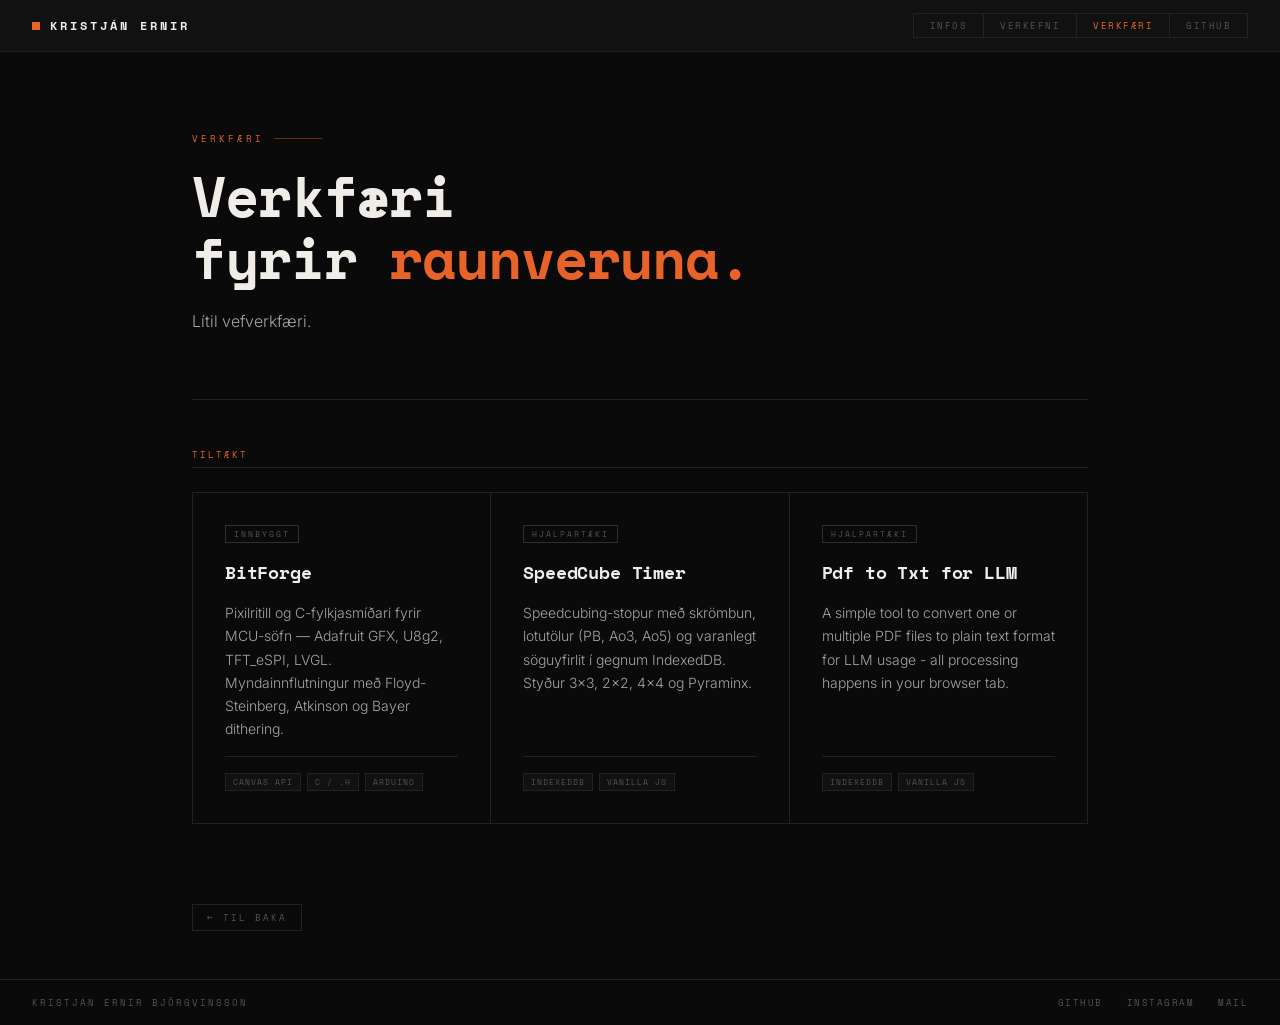
<file: tools.html>
<!DOCTYPE html>
<html lang="is">
<head>
  <meta charset="UTF-8">
  <meta name="viewport" content="width=device-width, initial-scale=1.0">
  <title>Verkfæri — Kristján Ernir</title>
  <link rel="preconnect" href="https://fonts.googleapis.com">
  <link href="https://fonts.googleapis.com/css2?family=Space+Mono:wght@400;700&family=Inter:wght@300;400;500;600&display=swap" rel="stylesheet">
  <style>
    :root {
      --bg:      #0a0a0a;
      --panel:   #111111;
      --border:  #222222;
      --border2: #2e2e2e;
      --ink:     #f0ede8;
      --ink2:    #a8a49e;
      --ink3:    #555250;
      --accent:  #e8632a;
      --accent2: #c44e1e;
    }

    *, *::before, *::after { box-sizing: border-box; margin: 0; padding: 0; }

    body {
      background: var(--bg);
      color: var(--ink);
      font-family: 'Inter', sans-serif;
      min-height: 100vh;
      display: flex;
      flex-direction: column;
    }

    /* ── HEADER ── */
    header {
      height: 52px;
      border-bottom: 1px solid var(--border);
      background: var(--panel);
      display: flex;
      align-items: center;
      justify-content: space-between;
      padding: 0 2rem;
      position: sticky;
      top: 0;
      z-index: 10;
    }

    .logo {
      font-family: 'Space Mono', monospace;
      font-size: 12px;
      font-weight: 700;
      letter-spacing: 3px;
      text-transform: uppercase;
      color: var(--ink);
      text-decoration: none;
      display: flex;
      align-items: center;
      gap: 10px;
    }
    .logo::before {
      content: '';
      display: block;
      width: 8px; height: 8px;
      background: var(--accent);
      flex-shrink: 0;
    }

    nav {
      display: flex;
      align-items: center;
      gap: 0;
      border: 1px solid var(--border);
    }
    nav a {
      font-family: 'Space Mono', monospace;
      font-size: 9px;
      letter-spacing: 1.5px;
      text-transform: uppercase;
      color: var(--ink3);
      text-decoration: none;
      padding: 5px 16px;
      border-right: 1px solid var(--border);
      transition: color 0.15s, background 0.15s;
    }
    nav a:last-child { border-right: none; }
    nav a:hover { color: var(--ink); background: #161616; }
    nav a.active { color: var(--accent); }

    /* ── HERO ── */
    .hero {
      padding: 5rem 2rem 4rem;
      max-width: 960px;
      margin: 0 auto;
      width: 100%;
    }

    .hero-eyebrow {
      font-family: 'Space Mono', monospace;
      font-size: 9px;
      letter-spacing: 3px;
      text-transform: uppercase;
      color: var(--accent);
      margin-bottom: 1.25rem;
      display: flex;
      align-items: center;
      gap: 10px;
    }
    .hero-eyebrow::after {
      content: '';
      display: block;
      height: 1px;
      width: 48px;
      background: var(--accent);
      opacity: 0.4;
    }

    .hero h1 {
      font-family: 'Space Mono', monospace;
      font-size: clamp(2rem, 5vw, 3.5rem);
      font-weight: 700;
      line-height: 1.1;
      letter-spacing: -0.02em;
      color: var(--ink);
      margin-bottom: 1.25rem;
    }
    .hero h1 span { color: var(--accent); }

    .hero p {
      font-size: 1rem;
      color: var(--ink2);
      line-height: 1.7;
      max-width: 520px;
      font-weight: 300;
    }

    /* ── DIVIDER ── */
    .divider {
      max-width: 960px;
      margin: 0 auto;
      width: 100%;
      padding: 0 2rem;
    }
    .divider hr {
      border: none;
      border-top: 1px solid var(--border);
    }

    /* ── TOOLS GRID ── */
    .tools-section {
      max-width: 960px;
      margin: 0 auto;
      width: 100%;
      padding: 3rem 2rem 5rem;
    }

    .section-label {
      font-family: 'Space Mono', monospace;
      font-size: 9px;
      letter-spacing: 2px;
      text-transform: uppercase;
      color: var(--accent);
      margin-bottom: 1.5rem;
      padding-bottom: 6px;
      border-bottom: 1px solid var(--border);
    }

    .tools-grid {
      display: grid;
      grid-template-columns: repeat(auto-fit, minmax(280px, 1fr));
      gap: 1px;
      background: var(--border);
      border: 1px solid var(--border);
    }

    .tool-card {
      background: var(--bg);
      padding: 2rem;
      text-decoration: none;
      color: inherit;
      display: flex;
      flex-direction: column;
      gap: 1rem;
      transition: background 0.15s;
      position: relative;
      overflow: hidden;
    }
    .tool-card::before {
      content: '';
      position: absolute;
      top: 0; left: 0;
      width: 3px;
      height: 100%;
      background: var(--accent);
      transform: scaleY(0);
      transform-origin: bottom;
      transition: transform 0.2s ease;
    }
    .tool-card:hover { background: var(--panel); }
    .tool-card:hover::before { transform: scaleY(1); }

    .tool-tag {
      font-family: 'Space Mono', monospace;
      font-size: 8px;
      letter-spacing: 2px;
      text-transform: uppercase;
      color: var(--ink3);
      border: 1px solid var(--border2);
      padding: 2px 8px;
      display: inline-block;
      width: fit-content;
    }

    .tool-name {
      font-family: 'Space Mono', monospace;
      font-size: 1.1rem;
      font-weight: 700;
      color: var(--ink);
      letter-spacing: -0.01em;
    }

    .tool-desc {
      font-size: 0.875rem;
      color: var(--ink2);
      line-height: 1.65;
      font-weight: 300;
      flex: 1;
    }

    .tool-meta {
      display: flex;
      align-items: center;
      justify-content: space-between;
      padding-top: 1rem;
      border-top: 1px solid var(--border);
      margin-top: auto;
    }

    .tool-tech {
      display: flex;
      gap: 6px;
      flex-wrap: wrap;
    }
    .tech-pill {
      font-family: 'Space Mono', monospace;
      font-size: 8px;
      letter-spacing: 1px;
      text-transform: uppercase;
      color: var(--ink3);
      background: var(--panel);
      border: 1px solid var(--border);
      padding: 2px 7px;
    }

    .tool-arrow {
      font-family: 'Space Mono', monospace;
      font-size: 11px;
      color: var(--accent);
      opacity: 0;
      transition: opacity 0.15s, transform 0.15s;
    }
    .tool-card:hover .tool-arrow {
      opacity: 1;
      transform: translateX(4px);
    }

    /* ── BACK LINK ── */
    .back-bar {
      max-width: 960px;
      margin: 0 auto;
      width: 100%;
      padding: 0 2rem 3rem;
    }
    .back-link {
      font-family: 'Space Mono', monospace;
      font-size: 9px;
      letter-spacing: 2px;
      text-transform: uppercase;
      color: var(--ink3);
      text-decoration: none;
      display: inline-flex;
      align-items: center;
      gap: 8px;
      transition: color 0.15s;
      border: 1px solid var(--border);
      padding: 6px 14px;
    }
    .back-link:hover { color: var(--ink); border-color: var(--border2); }
    .back-link::before { content: '←'; }

    /* ── FOOTER ── */
    footer {
      margin-top: auto;
      border-top: 1px solid var(--border);
      padding: 1rem 2rem;
      display: flex;
      justify-content: space-between;
      align-items: center;
    }
    .footer-name {
      font-family: 'Space Mono', monospace;
      font-size: 9px;
      letter-spacing: 2px;
      text-transform: uppercase;
      color: var(--ink3);
    }
    .footer-links {
      display: flex;
      gap: 1.5rem;
    }
    .footer-links a {
      font-family: 'Space Mono', monospace;
      font-size: 9px;
      letter-spacing: 1.5px;
      text-transform: uppercase;
      color: var(--ink3);
      text-decoration: none;
      transition: color 0.15s;
    }
    .footer-links a:hover { color: var(--accent); }

    @media (max-width: 600px) {
      .hero { padding: 3rem 1.25rem 2.5rem; }
      .tools-section { padding: 2rem 1.25rem 3rem; }
      nav a { padding: 5px 10px; }
      footer { flex-direction: column; gap: 0.75rem; align-items: flex-start; }
    }
  </style>
</head>
<body>

  <header>
    <a class="logo" href="index.html">Kristján Ernir</a>
    <nav>
      <a href="index.html">Infos</a>
      <a href="index.html">Verkefni</a>
      <a href="tools.html" class="active">Verkfæri</a>
      <a href="https://github.com/krissiernir" target="_blank" rel="noopener">GitHub</a>
    </nav>
  </header>

  <section class="hero">
    <div class="hero-eyebrow">Verkfæri</div>
    <h1>Verkfæri<br>fyrir <span>raunveruna.</span></h1>
    <p>Lítil vefverkfæri.</p>
  </section>

  <div class="divider"><hr></div>

  <section class="tools-section">
    <div class="section-label">Tiltækt</div>
    <div class="tools-grid">

      <a class="tool-card" href="tools/BitmapGenerator.html">
        <span class="tool-tag">Innbyggt</span>
        <div class="tool-name">BitForge</div>
        <div class="tool-desc">Pixilritill og C-fylkjasmíðari fyrir MCU-söfn — Adafruit GFX, U8g2, TFT_eSPI, LVGL. Myndainnflutningur með Floyd-Steinberg, Atkinson og Bayer dithering.</div>
        <div class="tool-meta">
          <div class="tool-tech">
            <span class="tech-pill">Canvas API</span>
            <span class="tech-pill">C / .h</span>
            <span class="tech-pill">Arduino</span>
          </div>
          <span class="tool-arrow">→</span>
        </div>
      </a>

      <a class="tool-card" href="tools/SpeedcubeTimer.html">
        <span class="tool-tag">Hjálpartæki</span>
        <div class="tool-name">SpeedCube Timer</div>
        <div class="tool-desc">Speedcubing-stopur með skrömbun, lotutölur (PB, Ao3, Ao5) og varanlegt söguyfirlit í gegnum IndexedDB. Styður 3×3, 2×2, 4×4 og Pyraminx.</div>
        <div class="tool-meta">
          <div class="tool-tech">
            <span class="tech-pill">IndexedDB</span>
            <span class="tech-pill">Vanilla JS</span>
          </div>
          <span class="tool-arrow">→</span>
        </div>
      </a>

      <a class="tool-card" href="tools/PDFToTextConverter.html">
        <span class="tool-tag">Hjálpartæki</span>
        <div class="tool-name">Pdf to Txt for LLM</div>
        <div class="tool-desc">A simple tool to convert one or multiple PDF files to plain text format for LLM usage - all processing happens in your browser tab.</div>
        <div class="tool-meta">
          <div class="tool-tech">
            <span class="tech-pill">IndexedDB</span>
            <span class="tech-pill">Vanilla JS</span>
          </div>
          <span class="tool-arrow">→</span>
        </div>
      </a>



    </div>
  </section>

  <div class="back-bar">
    <a class="back-link" href="index.html">Til baka</a>
  </div>

  <footer>
    <span class="footer-name">Kristján Ernir Björgvinsson</span>
    <div class="footer-links">
      <a href="https://github.com/krissiernir" target="_blank" rel="noopener">GitHub</a>
      <a href="https://www.instagram.com/krissiernir" target="_blank" rel="noopener">instagram</a>
      <a href="mailto:krissiernir@reka.is">Mail</a>
    </div>
  </footer>

</body>
</html>
</file>
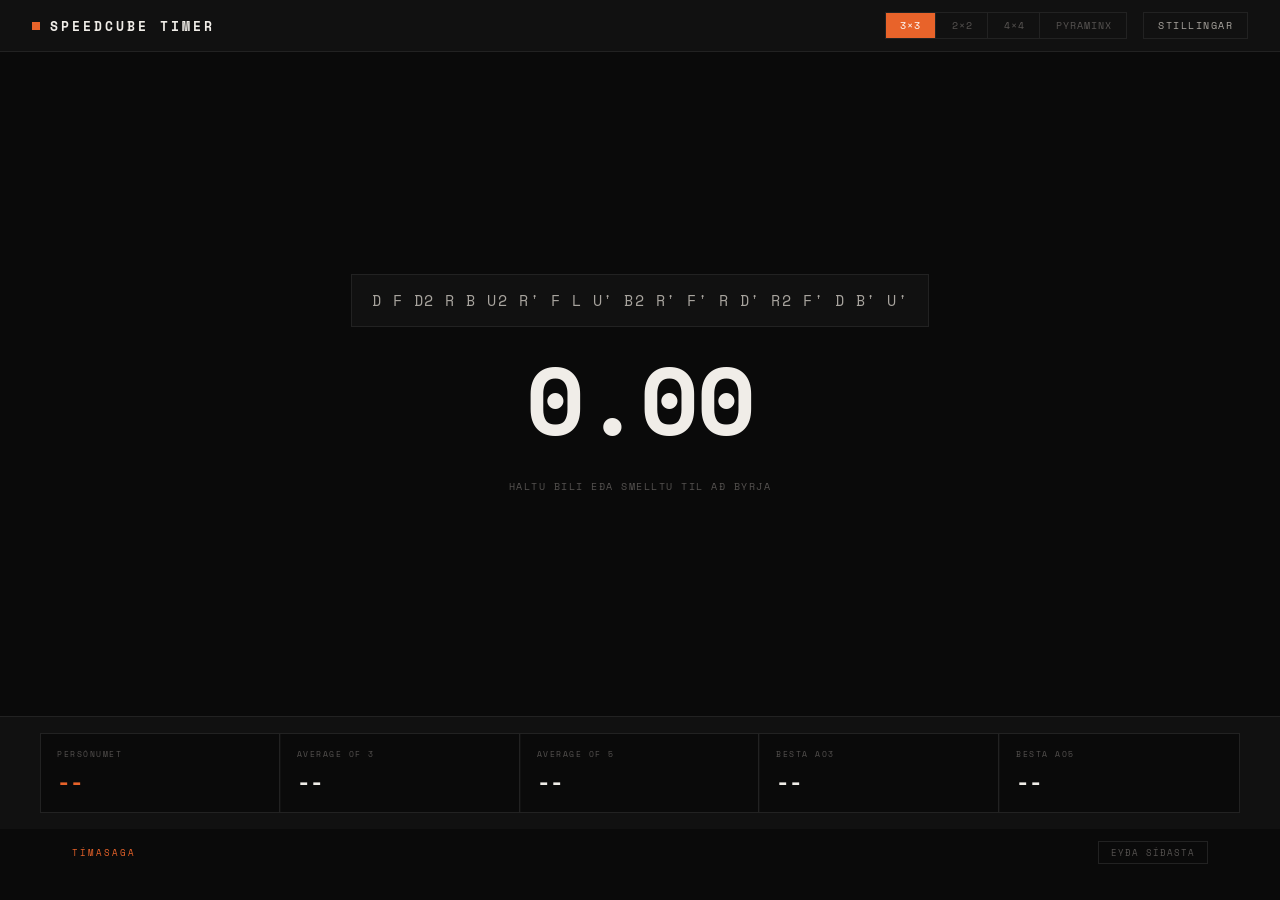
<file: tools/SpeedcubeTimer.html>
<!DOCTYPE html>
<html lang="is">
<head>
    <meta charset="UTF-8">
    <meta name="viewport" content="width=device-width, initial-scale=1.0">
    <title>Speedcube Timer — Kristján Ernir</title>
    <link rel="preconnect" href="https://fonts.googleapis.com">
    <link rel="preconnect" href="https://fonts.gstatic.com" crossorigin>
    <link href="https://fonts.googleapis.com/css2?family=Space+Mono:wght@400;700&family=Inter:wght@300;400;500;600&display=swap" rel="stylesheet">
    <style>
        :root {
            --bg-dark: #0a0a0a;
            --bg-panel: #111111;
            --text-primary: #f0ede8;
            --text-secondary: #a8a49e;
            --text-muted: #555250;
            --accent: #e8632a;
            --accent-glow: rgba(232, 99, 42, 0.25);
            --green: #4caf72;
            --red: #c0392b;
            --border: #222222;
        }

        * {
            margin: 0;
            padding: 0;
            box-sizing: border-box;
        }

        body {
            font-family: 'Inter', sans-serif;
            background: var(--bg-dark);
            color: var(--text-primary);
            height: 100vh;
            display: flex;
            flex-direction: column;
            overflow: hidden;
            user-select: none;
        }

        /* Header */
        header {
            padding: 0 2rem;
            height: 52px;
            border-bottom: 1px solid var(--border);
            display: flex;
            justify-content: space-between;
            align-items: center;
            background: var(--bg-panel);
            position: sticky;
            top: 0;
            z-index: 100;
            flex-shrink: 0;
        }

        .logo {
            font-family: 'Space Mono', monospace;
            font-size: 13px;
            font-weight: 700;
            letter-spacing: 3px;
            text-transform: uppercase;
            color: var(--text-primary);
            display: flex;
            align-items: center;
            gap: 10px;
        }

        .logo::before {
            content: '';
            display: block;
            width: 8px;
            height: 8px;
            background: var(--accent);
            flex-shrink: 0;
        }

        .header-controls {
            display: flex;
            gap: 1rem;
            align-items: center;
        }

        .settings-btn {
            padding: 5px 14px;
            border: 1px solid var(--border);
            background: transparent;
            color: var(--text-secondary);
            cursor: pointer;
            border-radius: 0;
            font-family: 'Space Mono', monospace;
            font-weight: 400;
            font-size: 10px;
            letter-spacing: 1.5px;
            text-transform: uppercase;
            transition: all 0.15s;
            display: flex;
            align-items: center;
            gap: 0.5rem;
        }

        .settings-btn:hover {
            border-color: var(--accent);
            color: var(--accent);
        }

        .cube-selector {
            display: flex;
            gap: 2px;
            background: transparent;
            padding: 0;
            border-radius: 0;
            border: 1px solid var(--border);
        }

        .cube-btn {
            padding: 5px 14px;
            border: none;
            border-right: 1px solid var(--border);
            background: transparent;
            color: var(--text-muted);
            cursor: pointer;
            border-radius: 0;
            font-family: 'Space Mono', monospace;
            font-weight: 400;
            font-size: 10px;
            letter-spacing: 1px;
            text-transform: uppercase;
            transition: all 0.15s;
        }

        .cube-btn:last-child { border-right: none; }

        .cube-btn:hover {
            color: var(--text-primary);
            background: #161616;
        }

        .cube-btn.active {
            background: var(--accent);
            color: #fff;
        }

        /* Settings Modal */
        .modal {
            display: none;
            position: fixed;
            top: 0;
            left: 0;
            width: 100%;
            height: 100%;
            background: rgba(0, 0, 0, 0.8);
            z-index: 1000;
            align-items: center;
            justify-content: center;
            animation: fadeIn 0.2s;
        }

        .modal.active {
            display: flex;
        }

        @keyframes fadeIn {
            from { opacity: 0; }
            to { opacity: 1; }
        }

        .modal-content {
            background: var(--bg-panel);
            border: 1px solid #2e2e2e;
            border-radius: 0;
            padding: 1.5rem;
            max-width: 700px;
            width: 90%;
            max-height: 85vh;
            overflow-y: auto;
            box-shadow: 4px 4px 0 var(--accent);
        }

        .modal-header {
            display: flex;
            justify-content: space-between;
            align-items: center;
            margin-bottom: 1.5rem;
            padding-bottom: 1rem;
            border-bottom: 1px solid var(--border);
        }

        .modal-header h2 {
            font-family: 'Space Mono', monospace;
            font-size: 12px;
            font-weight: 700;
            letter-spacing: 2px;
            text-transform: uppercase;
            color: var(--text-primary);
        }

        .close-modal {
            background: none;
            border: 1px solid var(--border);
            color: var(--text-secondary);
            font-size: 1rem;
            cursor: pointer;
            padding: 0;
            width: 28px;
            height: 28px;
            display: flex;
            align-items: center;
            justify-content: center;
            border-radius: 0;
            transition: all 0.15s;
        }

        .close-modal:hover {
            border-color: var(--accent);
            color: var(--accent);
        }

        .settings-section {
            margin-bottom: 1.5rem;
        }

        .settings-section h3 {
            font-family: 'Space Mono', monospace;
            font-size: 9px;
            letter-spacing: 2px;
            text-transform: uppercase;
            margin-bottom: 1rem;
            color: var(--accent);
            padding-bottom: 4px;
            border-bottom: 1px solid var(--border);
        }

        .theme-preset {
            padding: 0.75rem 1rem;
            margin: 4px 0;
            border-radius: 0;
            cursor: pointer;
            border: 1px solid var(--border);
            transition: all 0.15s;
            display: flex;
            align-items: center;
            gap: 1rem;
            background: #0d0d0d;
        }

        .theme-preset:hover {
            border-color: #2e2e2e;
            background: #141414;
        }

        .theme-preset.selected {
            border-color: var(--accent);
            background: rgba(232, 99, 42, 0.06);
        }

        .theme-preview-box {
            width: 64px;
            height: 40px;
            border-radius: 0;
            flex-shrink: 0;
            border: 1px solid rgba(255, 255, 255, 0.08);
            position: relative;
            overflow: hidden;
        }

        .theme-preview-bg {
            position: absolute;
            inset: 0;
        }

        .theme-info {
            flex: 1;
        }

        .theme-name {
            font-family: 'Space Mono', monospace;
            font-weight: 700;
            font-size: 11px;
            letter-spacing: 0.5px;
            margin-bottom: 0.25rem;
        }

        .theme-desc {
            font-size: 11px;
            color: var(--text-muted);
        }

        .custom-colors-grid {
            display: grid;
            grid-template-columns: repeat(auto-fit, minmax(200px, 1fr));
            gap: 0.75rem;
            margin-top: 1rem;
        }

        .color-control {
            display: flex;
            flex-direction: column;
            gap: 0.4rem;
        }

        .color-control label {
            font-family: 'Space Mono', monospace;
            font-size: 9px;
            letter-spacing: 1px;
            text-transform: uppercase;
            color: var(--text-secondary);
        }

        .color-input-wrapper {
            display: flex;
            gap: 0.5rem;
            align-items: center;
        }

        .color-input-wrapper input[type="color"] {
            width: 40px;
            height: 32px;
            border: 1px solid var(--border);
            border-radius: 0;
            cursor: pointer;
            background: var(--bg-dark);
            padding: 2px;
        }

        .color-input-wrapper input[type="text"] {
            flex: 1;
            padding: 5px 8px;
            background: #0d0d0d;
            border: 1px solid var(--border);
            border-radius: 0;
            color: var(--text-primary);
            font-family: 'Space Mono', monospace;
            font-size: 11px;
        }

        .color-input-wrapper input[type="text"]:focus {
            outline: none;
            border-color: var(--accent);
        }

        .action-buttons {
            display: flex;
            gap: 0.5rem;
            margin-top: 1.5rem;
            padding-top: 1rem;
            border-top: 1px solid var(--border);
        }

        .btn {
            flex: 1;
            padding: 8px 14px;
            border: 1px solid var(--border);
            border-radius: 0;
            font-family: 'Space Mono', monospace;
            font-weight: 700;
            font-size: 10px;
            letter-spacing: 1px;
            text-transform: uppercase;
            cursor: pointer;
            transition: all 0.15s;
        }

        .btn-primary {
            background: var(--accent);
            color: #fff;
            border-color: var(--accent);
        }

        .btn-primary:hover {
            background: #c44e1e;
            border-color: #c44e1e;
        }

        .btn-secondary {
            background: transparent;
            color: var(--text-secondary);
            border-color: var(--border);
        }

        .btn-secondary:hover {
            border-color: var(--text-muted);
            color: var(--text-primary);
        }

        /* Main Timer Area */
        .timer-container {
            flex: 1;
            display: flex;
            flex-direction: column;
            align-items: center;
            justify-content: center;
            padding: 1rem 2rem;
            gap: 1.5rem;
            min-height: 0;
        }

        .scramble {
            font-family: 'Space Mono', monospace;
            font-size: 0.95rem;
            color: var(--text-secondary);
            text-align: center;
            padding: 0.75rem 1.25rem;
            background: var(--bg-panel);
            border-radius: 0;
            border: 1px solid var(--border);
            max-width: 800px;
            line-height: 1.8;
            letter-spacing: 0.1em;
            transition: all 0.3s;
            opacity: 1;
        }

        .scramble.hidden {
            opacity: 0;
            transform: translateY(-10px);
        }

        .timer-display {
            font-family: 'Space Mono', monospace;
            font-size: 6rem;
            font-weight: 700;
            letter-spacing: -0.02em;
            text-align: center;
            cursor: pointer;
            transition: color 0.2s;
            position: relative;
            line-height: 1;
            color: var(--text-primary);
        }

        .timer-display.ready {
            color: var(--green);
        }

        .timer-display.holding {
            color: var(--red);
        }

        .timer-display.running {
            color: var(--accent);
        }

        @keyframes pulse {
            0%, 100% { opacity: 1; }
            50% { opacity: 0.75; }
        }

        .instruction {
            font-family: 'Space Mono', monospace;
            font-size: 10px;
            letter-spacing: 1.5px;
            text-transform: uppercase;
            color: var(--text-muted);
            margin-top: 0.5rem;
            transition: opacity 0.3s;
        }

        .instruction.hidden {
            opacity: 0;
        }

        /* Stats Panel */
        .stats-panel {
            padding: 1rem 2rem;
            border-top: 1px solid var(--border);
            background: var(--bg-panel);
            flex-shrink: 0;
        }

        .stats-grid {
            display: grid;
            grid-template-columns: repeat(auto-fit, minmax(160px, 1fr));
            gap: 1px;
            max-width: 1200px;
            margin: 0 auto;
            border: 1px solid var(--border);
        }

        .stat-card {
            background: var(--bg-dark);
            padding: 0.875rem 1rem;
            border-radius: 0;
            border: none;
            border-right: 1px solid var(--border);
            transition: background 0.15s;
        }

        .stat-card:last-child { border-right: none; }

        .stat-card:hover {
            background: #111;
        }

        .stat-label {
            font-family: 'Space Mono', monospace;
            font-size: 8px;
            text-transform: uppercase;
            letter-spacing: 1.5px;
            color: var(--text-muted);
            margin-bottom: 0.4rem;
        }

        .stat-value {
            font-family: 'Space Mono', monospace;
            font-size: 1.35rem;
            font-weight: 700;
            color: var(--text-primary);
        }

        .stat-value.pb {
            color: var(--accent);
        }

        .stat-value.empty {
            color: var(--text-muted);
            font-size: 1.1rem;
        }

        /* Times History */
        .history-section {
            max-width: 1200px;
            margin: 0 auto;
            padding: 0.75rem 2rem 1rem;
            width: 100%;
            flex-shrink: 0;
            overflow: hidden;
        }

        .history-header {
            display: flex;
            justify-content: space-between;
            align-items: center;
            margin-bottom: 0.5rem;
        }

        .history-title {
            font-family: 'Space Mono', monospace;
            font-size: 9px;
            letter-spacing: 2px;
            text-transform: uppercase;
            color: var(--accent);
        }

        .clear-btn {
            padding: 4px 12px;
            background: transparent;
            border: 1px solid var(--border);
            color: var(--text-muted);
            border-radius: 0;
            cursor: pointer;
            font-family: 'Space Mono', monospace;
            font-size: 9px;
            letter-spacing: 1px;
            text-transform: uppercase;
            transition: all 0.15s;
        }

        .clear-btn:hover {
            border-color: var(--red);
            color: var(--red);
        }

        .times-scroll {
            display: flex;
            gap: 4px;
            overflow-x: auto;
            padding: 0.25rem 0 0.5rem;
            scroll-behavior: smooth;
        }

        .times-scroll::-webkit-scrollbar {
            height: 4px;
        }

        .times-scroll::-webkit-scrollbar-track {
            background: var(--bg-dark);
        }

        .times-scroll::-webkit-scrollbar-thumb {
            background: var(--border);
        }

        .times-scroll::-webkit-scrollbar-thumb:hover {
            background: #2e2e2e;
        }

        .time-item {
            font-family: 'Space Mono', monospace;
            font-size: 0.85rem;
            padding: 4px 10px;
            background: var(--bg-panel);
            border: 1px solid var(--border);
            border-radius: 0;
            white-space: nowrap;
            flex-shrink: 0;
            transition: border-color 0.15s;
            color: var(--text-secondary);
        }

        .time-item:hover {
            border-color: #2e2e2e;
            color: var(--text-primary);
        }

        .time-item.best {
            border-color: var(--accent);
            color: var(--accent);
        }

        /* Responsive */
        @media (max-width: 768px) {
            .timer-display {
                font-size: 4rem;
            }
            
            .stats-grid {
                grid-template-columns: repeat(2, 1fr);
            }
        }

        /* Custom Scrollbar for modal */
        .modal-content::-webkit-scrollbar {
            width: 4px;
        }

        .modal-content::-webkit-scrollbar-track {
            background: var(--bg-dark);
        }

        .modal-content::-webkit-scrollbar-thumb {
            background: var(--border);
        }

        .modal-content::-webkit-scrollbar-thumb:hover {
            background: var(--text-muted);
        }
    </style>
</head>
<body>
    <header>
        <div class="logo">SpeedCube Timer</div>
        <div class="header-controls">
            <div class="cube-selector">
                <button class="cube-btn active" data-cube="3x3">3×3</button>
                <button class="cube-btn" data-cube="2x2">2×2</button>
                <button class="cube-btn" data-cube="4x4">4×4</button>
                <button class="cube-btn" data-cube="pyraminx">Pyraminx</button>
            </div>
            <button class="settings-btn" onclick="openSettings()">
                Stillingar
            </button>
        </div>
    </header>

    <!-- Settings Modal -->
    <div class="modal" id="settingsModal">
        <div class="modal-content">
            <div class="modal-header">
                <h2>Stillingar</h2>
                <button class="close-modal" onclick="closeSettings()">×</button>
            </div>

            <div class="settings-section">
                <h3>Forskilgreindir þemur</h3>
                <div id="themePresets"></div>
            </div>

            <div class="settings-section">
                <h3>Ítarleg sérsníðing</h3>
                <div class="custom-colors-grid">
                    <div class="color-control">
                        <label>Aðalbakgrunnur</label>
                        <div class="color-input-wrapper">
                            <input type="color" id="color-bg-dark" value="#0a0a0f">
                            <input type="text" id="text-bg-dark" value="#0a0a0f">
                        </div>
                    </div>
                    <div class="color-control">
                        <label>Spjaldsbakgrunnur</label>
                        <div class="color-input-wrapper">
                            <input type="color" id="color-bg-panel" value="#13131a">
                            <input type="text" id="text-bg-panel" value="#13131a">
                        </div>
                    </div>
                    <div class="color-control">
                        <label>Aðaltexti</label>
                        <div class="color-input-wrapper">
                            <input type="color" id="color-text-primary" value="#e8e8ed">
                            <input type="text" id="text-text-primary" value="#e8e8ed">
                        </div>
                    </div>
                    <div class="color-control">
                        <label>Aukatexti</label>
                        <div class="color-input-wrapper">
                            <input type="color" id="color-text-secondary" value="#898993">
                            <input type="text" id="text-text-secondary" value="#898993">
                        </div>
                    </div>
                    <div class="color-control">
                        <label>Accent / Timer</label>
                        <div class="color-input-wrapper">
                            <input type="color" id="color-accent" value="#00d9ff">
                            <input type="text" id="text-accent" value="#00d9ff">
                        </div>
                    </div>
                    <div class="color-control">
                        <label>Grænt (Tilbúið)</label>
                        <div class="color-input-wrapper">
                            <input type="color" id="color-green" value="#00ff88">
                            <input type="text" id="text-green" value="#00ff88">
                        </div>
                    </div>
                    <div class="color-control">
                        <label>Rautt (Hald)</label>
                        <div class="color-input-wrapper">
                            <input type="color" id="color-red" value="#ff3366">
                            <input type="text" id="text-red" value="#ff3366">
                        </div>
                    </div>
                    <div class="color-control">
                        <label>Rammar</label>
                        <div class="color-input-wrapper">
                            <input type="color" id="color-border" value="#1f1f28">
                            <input type="text" id="text-border" value="#1f1f28">
                        </div>
                    </div>
                </div>
            </div>

            <div class="action-buttons">
                <button class="btn btn-secondary" onclick="resetToDefault()">Endurstilla</button>
                <button class="btn btn-primary" onclick="applyCustomTheme()">Nota</button>
            </div>
        </div>
    </div>

    <div class="timer-container">
        <div class="scramble" id="scramble"></div>
        <div class="timer-display" id="timer">0.00</div>
        <div class="instruction" id="instruction">Haltu BILI eða smelltu til að byrja</div>
    </div>

    <div class="stats-panel">
        <div class="stats-grid">
            <div class="stat-card">
                <div class="stat-label">Persónumet</div>
                <div class="stat-value pb" id="pb">--</div>
            </div>
            <div class="stat-card">
                <div class="stat-label">Average of 3</div>
                <div class="stat-value" id="ao3">--</div>
            </div>
            <div class="stat-card">
                <div class="stat-label">Average of 5</div>
                <div class="stat-value" id="ao5">--</div>
            </div>
            <div class="stat-card">
                <div class="stat-label">Besta Ao3</div>
                <div class="stat-value" id="pb-ao3">--</div>
            </div>
            <div class="stat-card">
                <div class="stat-label">Besta Ao5</div>
                <div class="stat-value" id="pb-ao5">--</div>
            </div>
        </div>
    </div>

    <div class="history-section">
        <div class="history-header">
            <div class="history-title">Tímasaga</div>
            <button class="clear-btn" id="clearBtn">Eyða síðasta</button>
        </div>
        <div class="times-scroll" id="timesList"></div>
    </div>

    <script>
        // Theme presets
        const themePresets = {
            'default': {
                name: 'Cyber Blár (Sjálfgefið)',
                desc: 'Klassíski þeminn',
                colors: {
                    '--bg-dark': '#0a0a0a',
                    '--bg-panel': '#111111',
                    '--text-primary': '#f0ede8',
                    '--text-secondary': '#a8a49e',
                    '--text-muted': '#555250',
                    '--accent': '#e8632a',
                    '--green': '#4caf72',
                    '--red': '#c0392b',
                    '--border': '#222222'
                }
            },
            'purple': {
                name: 'Konungsfjólublár',
                desc: 'Glæsilegur og nútímalegur',
                colors: {
                    '--bg-dark': '#0f0a1f',
                    '--bg-panel': '#1a1329',
                    '--text-primary': '#ede8f5',
                    '--text-secondary': '#9389a8',
                    '--text-muted': '#554a6a',
                    '--accent': '#a855f7',
                    '--green': '#22c55e',
                    '--red': '#ef4444',
                    '--border': '#2d1f4a'
                }
            },
            'ocean': {
                name: 'Djúphaf',
                desc: 'Rólegur og friðsæll',
                colors: {
                    '--bg-dark': '#0a1628',
                    '--bg-panel': '#0f1f38',
                    '--text-primary': '#e0f2fe',
                    '--text-secondary': '#7dd3fc',
                    '--text-muted': '#475569',
                    '--accent': '#06b6d4',
                    '--green': '#10b981',
                    '--red': '#f43f5e',
                    '--border': '#1e3a5f'
                }
            },
            'sunset': {
                name: 'Sólsetur',
                desc: 'Hlýtt og lifandi',
                colors: {
                    '--bg-dark': '#1f0a0a',
                    '--bg-panel': '#2d1313',
                    '--text-primary': '#fff1f2',
                    '--text-secondary': '#fda4af',
                    '--text-muted': '#7c2d12',
                    '--accent': '#f97316',
                    '--green': '#84cc16',
                    '--red': '#dc2626',
                    '--border': '#3f1f1f'
                }
            },
            'forest': {
                name: 'Leyndarmótsskógur',
                desc: 'Náttúra og ró',
                colors: {
                    '--bg-dark': '#0a1f0a',
                    '--bg-panel': '#132d13',
                    '--text-primary': '#f0fdf4',
                    '--text-secondary': '#86efac',
                    '--text-muted': '#365c36',
                    '--accent': '#22c55e',
                    '--green': '#4ade80',
                    '--red': '#fb923c',
                    '--border': '#1f3f1f'
                }
            },
            'cherry': {
                name: 'Svartur kirsuber',
                desc: 'Dramatískt og þétt',
                colors: {
                    '--bg-dark': '#18070f',
                    '--bg-panel': '#250a17',
                    '--text-primary': '#fce7f3',
                    '--text-secondary': '#f9a8d4',
                    '--text-muted': '#831843',
                    '--accent': '#ec4899',
                    '--green': '#14b8a6',
                    '--red': '#be123c',
                    '--border': '#3f1729'
                }
            },
            'monochrome': {
                name: 'Einlitt',
                desc: 'Hlutlægt og hreint',
                colors: {
                    '--bg-dark': '#0a0a0a',
                    '--bg-panel': '#1a1a1a',
                    '--text-primary': '#f5f5f5',
                    '--text-secondary': '#a3a3a3',
                    '--text-muted': '#525252',
                    '--accent': '#ffffff',
                    '--green': '#d4d4d4',
                    '--red': '#737373',
                    '--border': '#262626'
                }
            },
            'neon': {
                name: 'Rafrafsneón',
                desc: 'Hreinn kraftur',
                colors: {
                    '--bg-dark': '#000000',
                    '--bg-panel': '#0d0d0d',
                    '--text-primary': '#ffffff',
                    '--text-secondary': '#ff00ff',
                    '--text-muted': '#666666',
                    '--accent': '#00ff00',
                    '--green': '#39ff14',
                    '--red': '#ff0055',
                    '--border': '#1a1a1a'
                }
            }
        };

        // Load theme presets into UI
        function loadThemePresets() {
            const container = document.getElementById('themePresets');
            container.innerHTML = '';
            
            Object.keys(themePresets).forEach(key => {
                const theme = themePresets[key];
                const div = document.createElement('div');
                div.className = 'theme-preset';
                div.dataset.theme = key;
                div.onclick = () => selectThemePreset(key);
                
                const previewBg = `linear-gradient(135deg, ${theme.colors['--accent']}, ${theme.colors['--green']})`;
                
                div.innerHTML = `
                    <div class="theme-preview-box">
                        <div class="theme-preview-bg" style="background: ${previewBg}"></div>
                    </div>
                    <div class="theme-info">
                        <div class="theme-name">${theme.name}</div>
                        <div class="theme-desc">${theme.desc}</div>
                    </div>
                `;
                
                container.appendChild(div);
            });
        }

        // Select theme preset
        function selectThemePreset(themeKey) {
            document.querySelectorAll('.theme-preset').forEach(el => el.classList.remove('selected'));
            document.querySelector(`[data-theme="${themeKey}"]`).classList.add('selected');
            
            const theme = themePresets[themeKey];
            applyTheme(theme.colors);
            updateColorInputs(theme.colors);
            
            localStorage.setItem('selectedTheme', themeKey);
            localStorage.setItem('customTheme', JSON.stringify(theme.colors));
        }

        // Apply theme to CSS variables
        function applyTheme(colors) {
            Object.keys(colors).forEach(key => {
                document.documentElement.style.setProperty(key, colors[key]);
            });
            
            // Update accent-glow
            const accent = colors['--accent'];
            const r = parseInt(accent.slice(1, 3), 16);
            const g = parseInt(accent.slice(3, 5), 16);
            const b = parseInt(accent.slice(5, 7), 16);
            document.documentElement.style.setProperty('--accent-glow', `rgba(${r}, ${g}, ${b}, 0.3)`);
        }

        // Update color inputs with current theme
        function updateColorInputs(colors) {
            Object.keys(colors).forEach(key => {
                const varName = key.replace('--', '');
                const colorInput = document.getElementById(`color-${varName}`);
                const textInput = document.getElementById(`text-${varName}`);
                
                if (colorInput && textInput) {
                    colorInput.value = colors[key];
                    textInput.value = colors[key];
                }
            });
        }

        // Setup color input synchronization
        function setupColorInputs() {
            const colorVars = ['bg-dark', 'bg-panel', 'text-primary', 'text-secondary', 'accent', 'green', 'red', 'border'];
            
            colorVars.forEach(varName => {
                const colorInput = document.getElementById(`color-${varName}`);
                const textInput = document.getElementById(`text-${varName}`);
                
                colorInput.addEventListener('input', (e) => {
                    textInput.value = e.target.value;
                });
                
                textInput.addEventListener('input', (e) => {
                    if (/^#[0-9A-F]{6}$/i.test(e.target.value)) {
                        colorInput.value = e.target.value;
                    }
                });
            });
        }

        // Apply custom theme
        function applyCustomTheme() {
            const customColors = {
                '--bg-dark': document.getElementById('color-bg-dark').value,
                '--bg-panel': document.getElementById('color-bg-panel').value,
                '--text-primary': document.getElementById('color-text-primary').value,
                '--text-secondary': document.getElementById('color-text-secondary').value,
                '--text-muted': adjustBrightness(document.getElementById('color-text-secondary').value, -0.3),
                '--accent': document.getElementById('color-accent').value,
                '--green': document.getElementById('color-green').value,
                '--red': document.getElementById('color-red').value,
                '--border': document.getElementById('color-border').value
            };
            
            applyTheme(customColors);
            localStorage.setItem('selectedTheme', 'custom');
            localStorage.setItem('customTheme', JSON.stringify(customColors));
            
            document.querySelectorAll('.theme-preset').forEach(el => el.classList.remove('selected'));
            closeSettings();
        }

        // Reset to default theme
        function resetToDefault() {
            selectThemePreset('default');
        }

        // Adjust brightness utility
        function adjustBrightness(hex, factor) {
            const r = Math.max(0, Math.min(255, parseInt(hex.slice(1, 3), 16) * (1 + factor)));
            const g = Math.max(0, Math.min(255, parseInt(hex.slice(3, 5), 16) * (1 + factor)));
            const b = Math.max(0, Math.min(255, parseInt(hex.slice(5, 7), 16) * (1 + factor)));
            return `#${Math.round(r).toString(16).padStart(2, '0')}${Math.round(g).toString(16).padStart(2, '0')}${Math.round(b).toString(16).padStart(2, '0')}`;
        }

        // Modal functions
        function openSettings() {
            document.getElementById('settingsModal').classList.add('active');
        }

        function closeSettings() {
            document.getElementById('settingsModal').classList.remove('active');
        }

        // Close modal on outside click
        document.getElementById('settingsModal').addEventListener('click', (e) => {
            if (e.target === document.getElementById('settingsModal')) {
                closeSettings();
            }
        });

        // Close modal with Escape key
        document.addEventListener('keydown', (e) => {
            if (e.code === 'Escape' && document.getElementById('settingsModal').classList.contains('active')) {
                closeSettings();
            }
        });

        // Timer logic
        let db;
        const DB_NAME = 'SpeedCubeTimerDB';
        const STORE_NAME = 'times';
        let currentCubeType = '3x3';
        let sessionTimes = [];
        
        let timerState = 'idle';
        let startTime;
        let timerInterval;
        let holdTimeout;
        
        const timerDisplay = document.getElementById('timer');
        const scrambleDisplay = document.getElementById('scramble');
        const instruction = document.getElementById('instruction');
        const timesList = document.getElementById('timesList');

        // Scramble generators
        const scrambleGenerators = {
            '3x3': () => {
                const moves = ['R', 'L', 'U', 'D', 'F', 'B'];
                const modifiers = ['', "'", '2'];
                let scramble = [];
                let lastMove = '';
                let lastAxis = '';
                
                for (let i = 0; i < 20; i++) {
                    let move, axis;
                    do {
                        move = moves[Math.floor(Math.random() * moves.length)];
                        axis = (move === 'R' || move === 'L') ? 'RL' : 
                               (move === 'U' || move === 'D') ? 'UD' : 'FB';
                    } while (move === lastMove || axis === lastAxis);
                    
                    lastMove = move;
                    lastAxis = axis;
                    scramble.push(move + modifiers[Math.floor(Math.random() * modifiers.length)]);
                }
                return scramble.join(' ');
            },
            '2x2': () => {
                const moves = ['R', 'U', 'F'];
                const modifiers = ['', "'", '2'];
                let scramble = [];
                let lastMove = '';
                
                for (let i = 0; i < 11; i++) {
                    let move;
                    do {
                        move = moves[Math.floor(Math.random() * moves.length)];
                    } while (move === lastMove);
                    
                    lastMove = move;
                    scramble.push(move + modifiers[Math.floor(Math.random() * modifiers.length)]);
                }
                return scramble.join(' ');
            },
            '4x4': () => {
                const moves = ['R', 'L', 'U', 'D', 'F', 'B', 'r', 'l', 'u', 'd', 'f', 'b'];
                const modifiers = ['', "'", '2'];
                let scramble = [];
                let lastMove = '';
                
                for (let i = 0; i < 40; i++) {
                    let move;
                    do {
                        move = moves[Math.floor(Math.random() * moves.length)];
                    } while (move.toLowerCase() === lastMove.toLowerCase());
                    
                    lastMove = move;
                    scramble.push(move + modifiers[Math.floor(Math.random() * modifiers.length)]);
                }
                return scramble.join(' ');
            },
            'pyraminx': () => {
                const moves = ['U', 'L', 'R', 'B', 'u', 'l', 'r', 'b'];
                const modifiers = ['', "'"];
                let scramble = [];
                
                for (let i = 0; i < 11; i++) {
                    const move = moves[Math.floor(Math.random() * moves.length)];
                    scramble.push(move + modifiers[Math.floor(Math.random() * modifiers.length)]);
                }
                return scramble.join(' ');
            }
        };

        // IndexedDB functions
        function initDB() {
            return new Promise((resolve, reject) => {
                const request = indexedDB.open(DB_NAME, 1);
                
                request.onerror = () => reject(request.error);
                request.onsuccess = () => {
                    db = request.result;
                    resolve(db);
                };
                
                request.onupgradeneeded = (event) => {
                    const db = event.target.result;
                    if (!db.objectStoreNames.contains(STORE_NAME)) {
                        const store = db.createObjectStore(STORE_NAME, { keyPath: 'id', autoIncrement: true });
                        store.createIndex('cubeType', 'cubeType', { unique: false });
                    }
                };
            });
        }

        // Format time
        function formatTime(ms) {
            const totalSeconds = ms / 1000;
            const minutes = Math.floor(totalSeconds / 60);
            const seconds = (totalSeconds % 60).toFixed(2);
            
            if (minutes > 0) {
                return `${minutes}:${seconds.padStart(5, '0')}`;
            }
            return seconds;
        }

        // Calculate average
        function calculateAverage(times, count) {
            if (times.length < count) return null;
            
            const lastTimes = times.slice(-count);
            
            if (count === 3) {
                const avg = lastTimes.reduce((a, b) => a + b, 0) / lastTimes.length;
                return avg;
            }
            
            if (count === 5) {
                const sorted = [...lastTimes].sort((a, b) => a - b);
                sorted.shift();
                sorted.pop();
                const avg = sorted.reduce((a, b) => a + b, 0) / sorted.length;
                return avg;
            }
            
            return null;
        }

        // Save time to IndexedDB
        async function saveTime(time) {
            const transaction = db.transaction([STORE_NAME], 'readwrite');
            const store = transaction.objectStore(STORE_NAME);
            
            await store.add({
                cubeType: currentCubeType,
                time: time,
                timestamp: Date.now()
            });
            
            return transaction.complete;
        }

        // Load times from IndexedDB
        async function loadTimes() {
            const transaction = db.transaction([STORE_NAME], 'readonly');
            const store = transaction.objectStore(STORE_NAME);
            const index = store.index('cubeType');
            const request = index.getAll(currentCubeType);
            
            return new Promise((resolve) => {
                request.onsuccess = () => {
                    sessionTimes = request.result.map(item => item.time);
                    resolve(sessionTimes);
                };
            });
        }

        // Delete last time
        async function deleteLastTime() {
            if (sessionTimes.length === 0) {
                alert('Enginn tími til að eyða');
                return;
            }
            
            const transaction = db.transaction([STORE_NAME], 'readwrite');
            const store = transaction.objectStore(STORE_NAME);
            const index = store.index('cubeType');
            
            const getAllRequest = index.getAll(currentCubeType);
            
            getAllRequest.onsuccess = () => {
                const allRecords = getAllRequest.result;
                if (allRecords.length > 0) {
                    const lastRecord = allRecords.reduce((latest, current) => 
                        current.timestamp > latest.timestamp ? current : latest
                    );
                    
                    const deleteRequest = store.delete(lastRecord.id);
                    
                    deleteRequest.onsuccess = () => {
                        sessionTimes.pop();
                        updateStats();
                        updateTimesList();
                    };
                }
            };
        }

        // Update statistics
        function updateStats() {
            const pb = sessionTimes.length > 0 ? Math.min(...sessionTimes) : null;
            const ao3 = calculateAverage(sessionTimes, 3);
            const ao5 = calculateAverage(sessionTimes, 5);
            
            let bestAo3 = null;
            let bestAo5 = null;
            
            for (let i = 2; i < sessionTimes.length; i++) {
                const avg3 = calculateAverage(sessionTimes.slice(0, i + 1), 3);
                if (avg3 && (!bestAo3 || avg3 < bestAo3)) bestAo3 = avg3;
            }
            
            for (let i = 4; i < sessionTimes.length; i++) {
                const avg5 = calculateAverage(sessionTimes.slice(0, i + 1), 5);
                if (avg5 && (!bestAo5 || avg5 < bestAo5)) bestAo5 = avg5;
            }
            
            document.getElementById('pb').textContent = pb ? formatTime(pb) : '--';
            document.getElementById('ao3').textContent = ao3 ? formatTime(ao3) : '--';
            document.getElementById('ao5').textContent = ao5 ? formatTime(ao5) : '--';
            document.getElementById('pb-ao3').textContent = bestAo3 ? formatTime(bestAo3) : '--';
            document.getElementById('pb-ao5').textContent = bestAo5 ? formatTime(bestAo5) : '--';
        }

        // Update times list
        function updateTimesList() {
            timesList.innerHTML = '';
            const bestTime = sessionTimes.length > 0 ? Math.min(...sessionTimes) : null;
            
            [...sessionTimes].reverse().forEach((time, index) => {
                const div = document.createElement('div');
                div.className = 'time-item';
                if (time === bestTime) div.classList.add('best');
                div.textContent = formatTime(time);
                div.title = `Tími #${sessionTimes.length - index}`;
                timesList.appendChild(div);
            });
        }

        // Generate new scramble
        function newScramble() {
            const generator = scrambleGenerators[currentCubeType];
            scrambleDisplay.textContent = generator();
        }

        // Timer functions
        function startHolding() {
            if (timerState === 'running') {
                stopTimer();
                return;
            }
            
            if (timerState !== 'idle') return;
            
            timerState = 'holding';
            timerDisplay.classList.add('holding');
            
            holdTimeout = setTimeout(() => {
                timerState = 'ready';
                timerDisplay.classList.remove('holding');
                timerDisplay.classList.add('ready');
            }, 1000);
        }

        function stopHolding() {
            if (timerState === 'holding') {
                clearTimeout(holdTimeout);
                timerState = 'idle';
                timerDisplay.classList.remove('holding');
            } else if (timerState === 'ready') {
                startTimer();
            }
        }

        function startTimer() {
            timerState = 'running';
            startTime = Date.now();
            timerDisplay.classList.remove('ready');
            timerDisplay.classList.add('running');
            scrambleDisplay.classList.add('hidden');
            instruction.classList.add('hidden');
            
            timerInterval = setInterval(() => {
                const elapsed = Date.now() - startTime;
                timerDisplay.textContent = formatTime(elapsed);
            }, 10);
        }

        function stopTimer() {
            clearInterval(timerInterval);
            const finalTime = Date.now() - startTime;
            
            timerState = 'idle';
            timerDisplay.classList.remove('running');
            scrambleDisplay.classList.remove('hidden');
            instruction.classList.remove('hidden');
            
            sessionTimes.push(finalTime);
            saveTime(finalTime);
            updateStats();
            updateTimesList();
            newScramble();
        }

        // Event Listeners
        let isMouseDown = false;

        timerDisplay.addEventListener('mousedown', () => {
            isMouseDown = true;
            startHolding();
        });

        document.addEventListener('mouseup', () => {
            if (isMouseDown) {
                isMouseDown = false;
                stopHolding();
            }
        });

        document.addEventListener('keydown', (e) => {
            if (e.code === 'Space' && !e.repeat && !document.getElementById('settingsModal').classList.contains('active')) {
                e.preventDefault();
                startHolding();
            }
        });

        document.addEventListener('keyup', (e) => {
            if (e.code === 'Space' && !document.getElementById('settingsModal').classList.contains('active')) {
                e.preventDefault();
                stopHolding();
            }
        });

        // Cube selector
        document.querySelectorAll('.cube-btn').forEach(btn => {
            btn.addEventListener('click', async () => {
                if (timerState !== 'idle') return;
                
                document.querySelector('.cube-btn.active').classList.remove('active');
                btn.classList.add('active');
                currentCubeType = btn.dataset.cube;
                
                await loadTimes();
                updateStats();
                updateTimesList();
                newScramble();
            });
        });

        // Clear button
        document.getElementById('clearBtn').addEventListener('click', deleteLastTime);

        // Initialize
        async function init() {
            await initDB();
            await loadTimes();
            updateStats();
            updateTimesList();
            newScramble();
            
            // Load theme settings
            loadThemePresets();
            setupColorInputs();
            
            const savedTheme = localStorage.getItem('selectedTheme');
            const customTheme = localStorage.getItem('customTheme');
            
            if (savedTheme && savedTheme !== 'custom' && themePresets[savedTheme]) {
                selectThemePreset(savedTheme);
            } else if (customTheme) {
                const colors = JSON.parse(customTheme);
                applyTheme(colors);
                updateColorInputs(colors);
            } else {
                selectThemePreset('default');
            }
        }

        init();
    </script>
</body>
</html>
</file>
